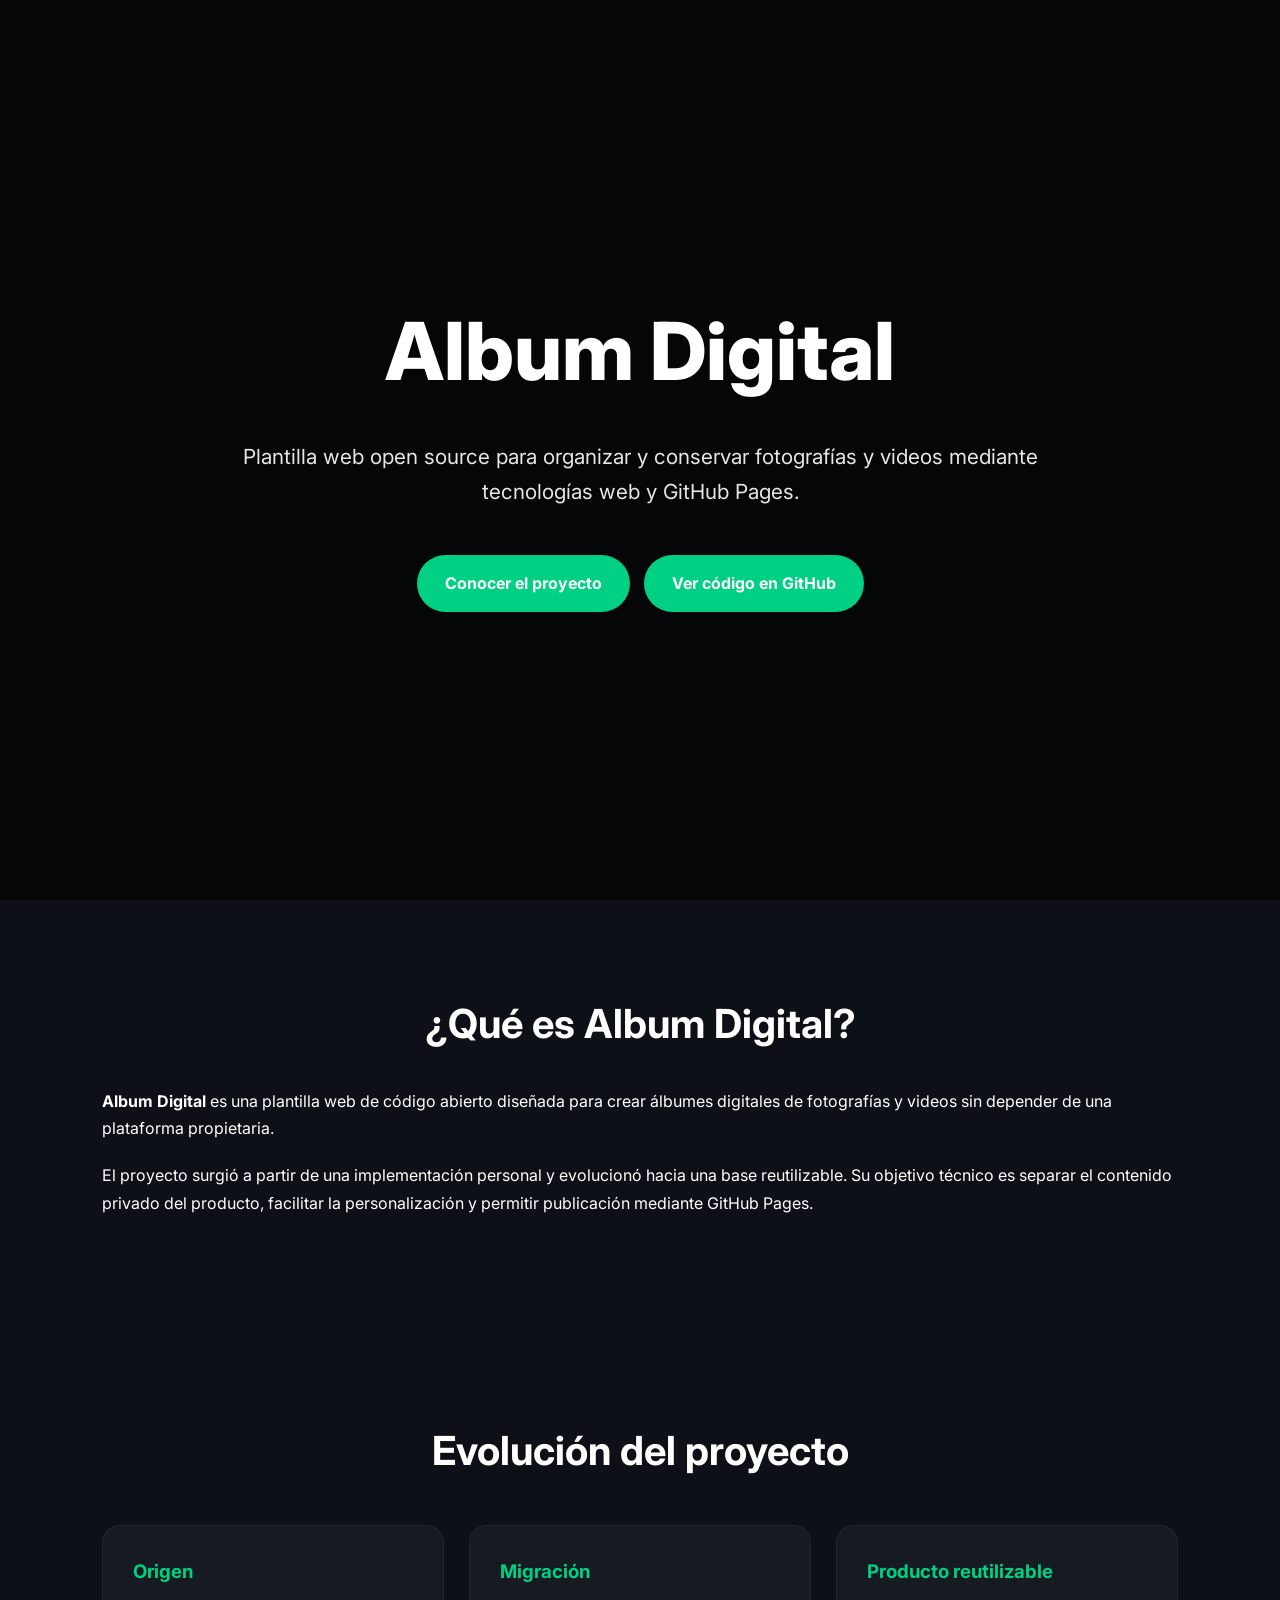
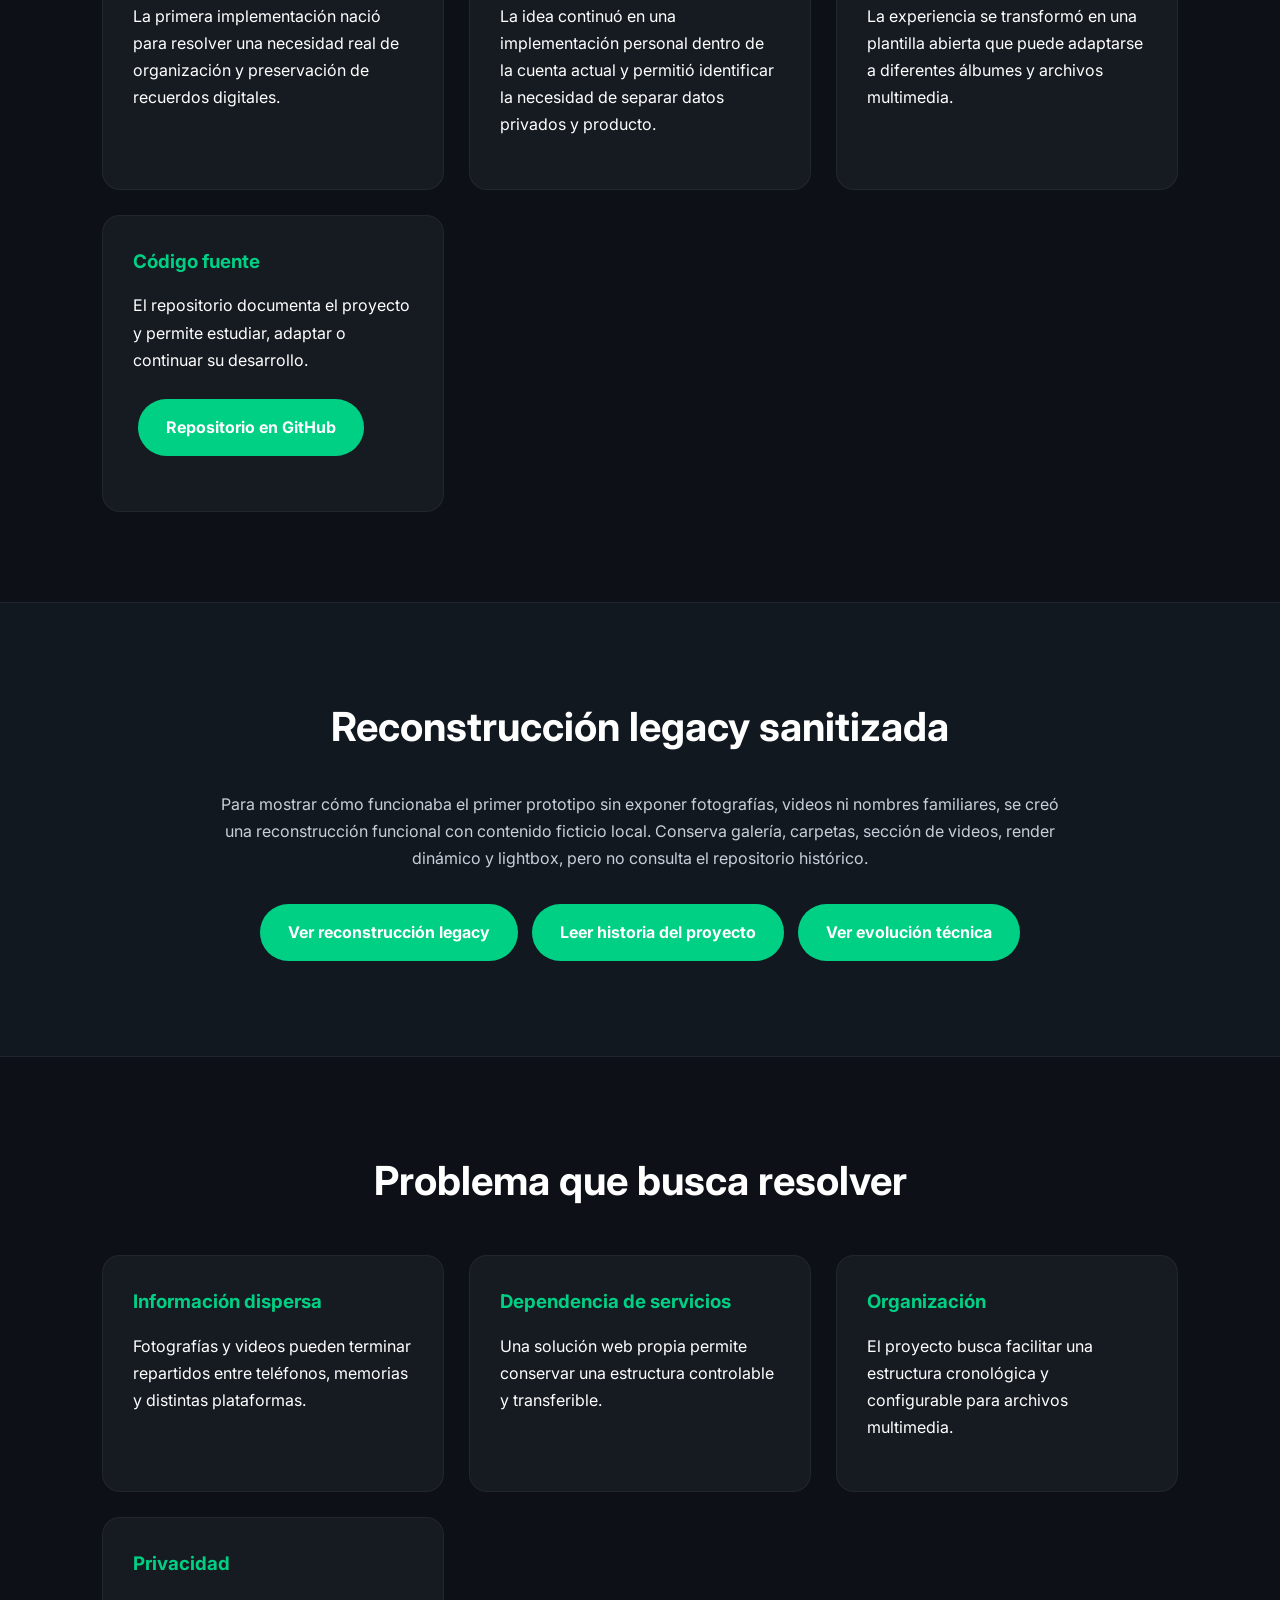
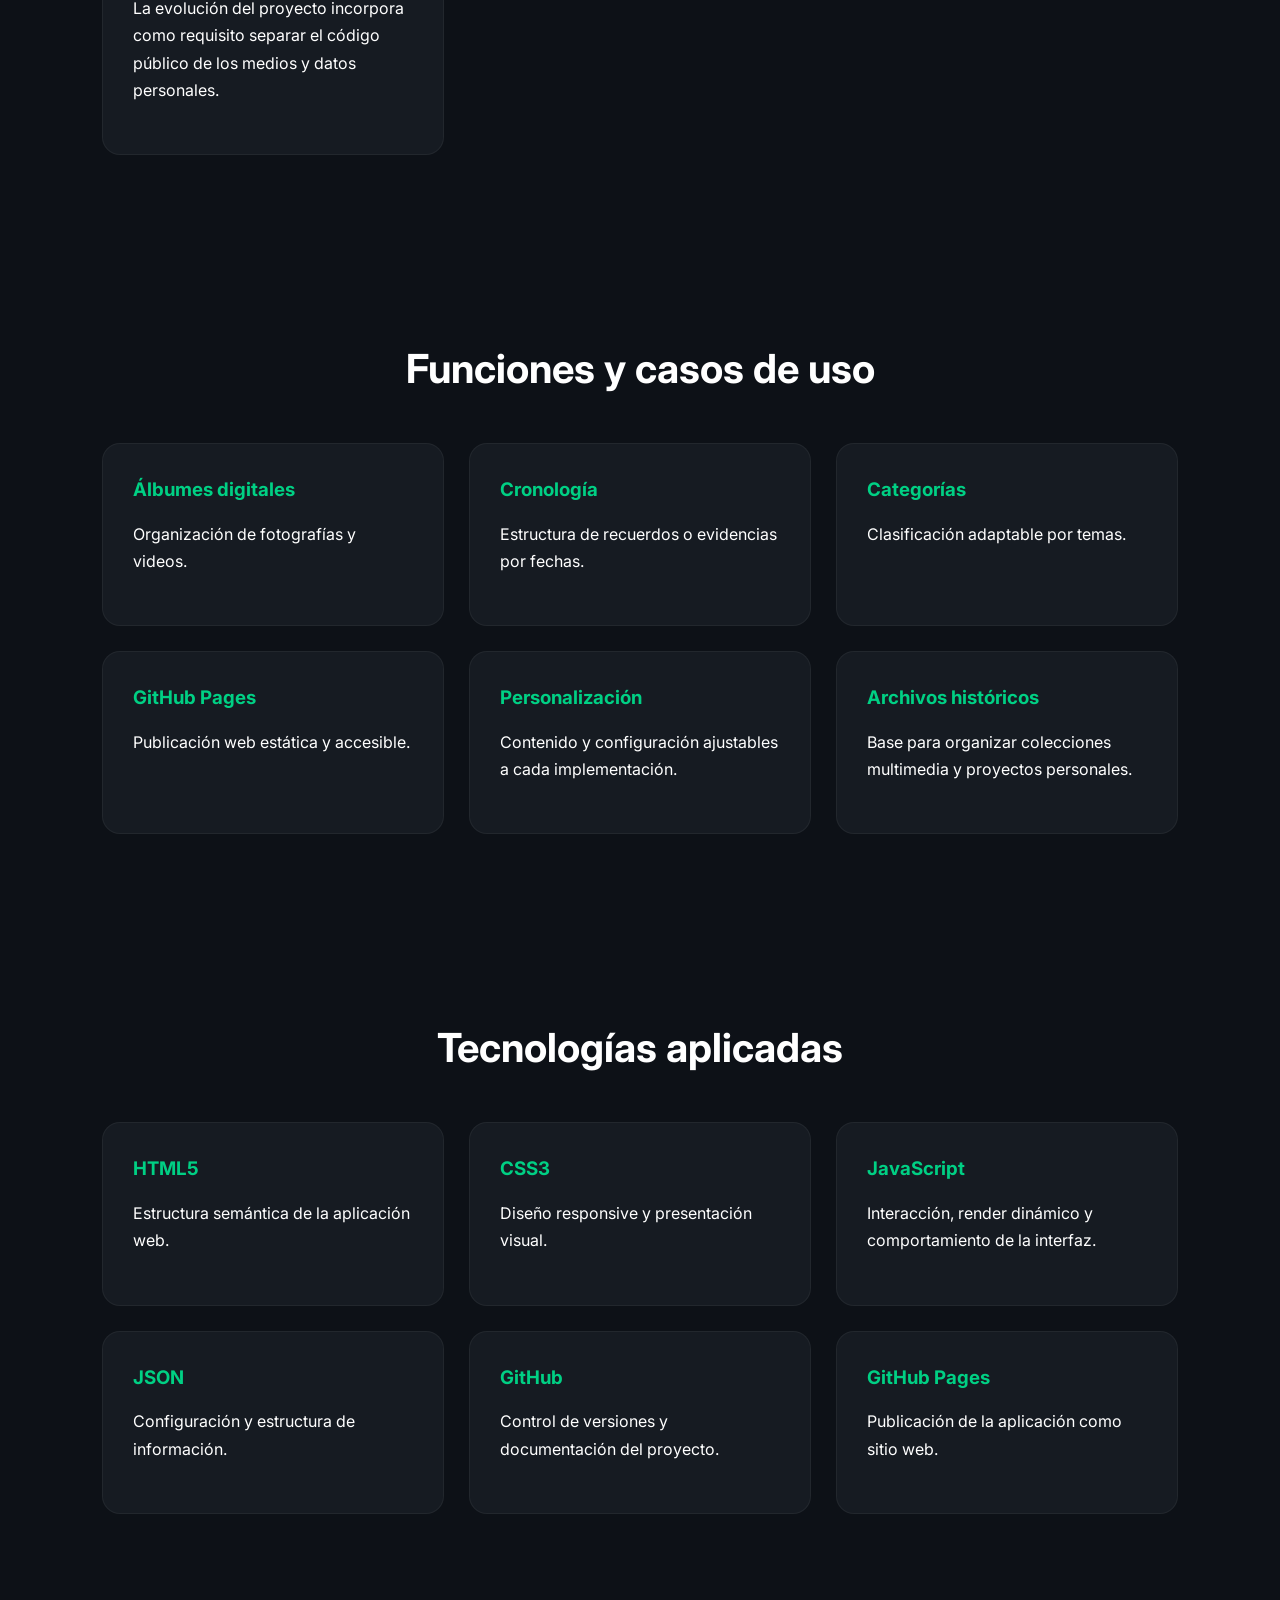
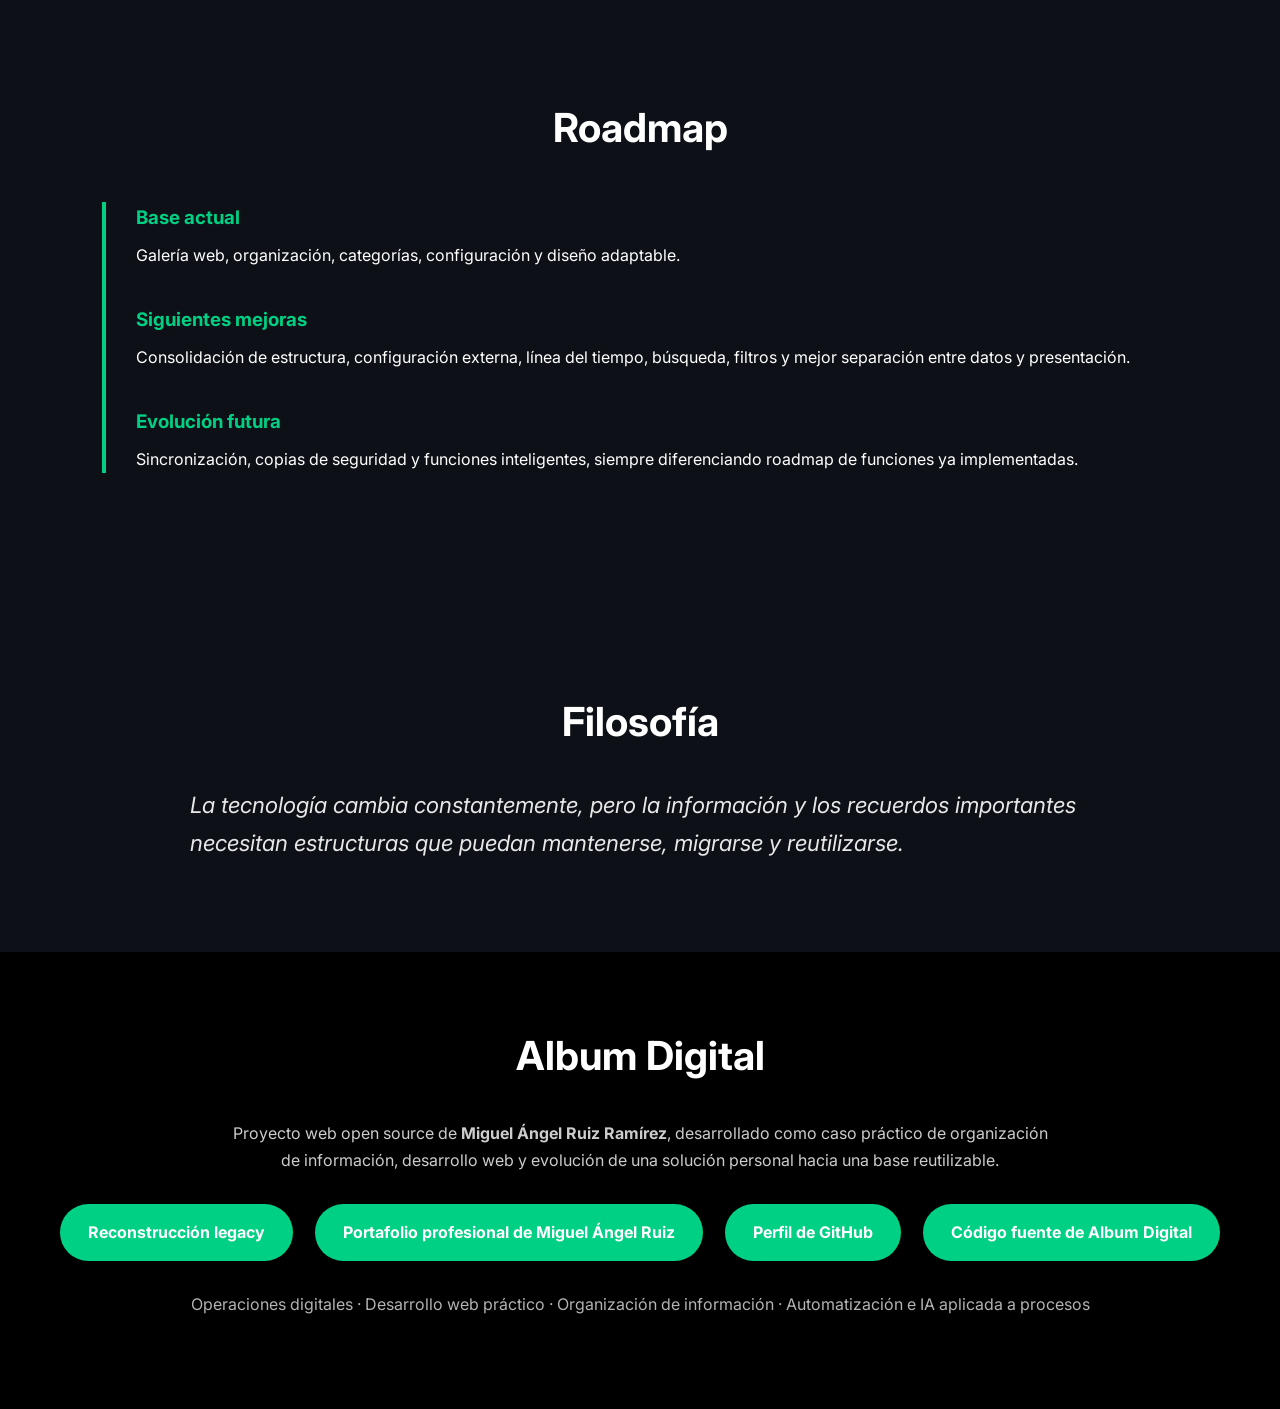
<file: index.html>
<!DOCTYPE html>
<html lang="es">
<head>
<meta charset="UTF-8">
<meta name="viewport" content="width=device-width, initial-scale=1.0">
<title>Album Digital | Proyecto web open source de Miguel Ángel Ruiz</title>
<meta name="description" content="Album Digital es una plantilla web open source creada por Miguel Ángel Ruiz para organizar fotografías y videos con HTML, CSS, JavaScript, JSON y GitHub Pages.">
<meta name="author" content="Miguel Ángel Ruiz Ramírez">
<meta name="robots" content="index,follow">
<link rel="canonical" href="https://miguelangelruizfull-ai.github.io/Album_Digital/">
<meta property="og:title" content="Album Digital | Proyecto web open source">
<meta property="og:description" content="Plantilla web reutilizable para organizar fotografías y videos, desarrollada con HTML, CSS, JavaScript, JSON y GitHub Pages.">
<meta property="og:type" content="website">
<meta property="og:url" content="https://miguelangelruizfull-ai.github.io/Album_Digital/">
<meta name="twitter:card" content="summary">
<script type="application/ld+json">
{
  "@context": "https://schema.org",
  "@type": "SoftwareSourceCode",
  "name": "Album Digital",
  "description": "Plantilla web open source para organizar fotografías y videos.",
  "codeRepository": "https://github.com/miguelangelruizfull-ai/Album_Digital",
  "url": "https://miguelangelruizfull-ai.github.io/Album_Digital/",
  "programmingLanguage": ["HTML", "CSS", "JavaScript", "JSON"],
  "creator": {
    "@type": "Person",
    "name": "Miguel Ángel Ruiz Ramírez",
    "url": "https://miguelangelruizfull-ai.github.io/",
    "sameAs": ["https://github.com/miguelangelruizfull-ai"]
  }
}
</script>
<link href="https://fonts.googleapis.com/css2?family=Inter:wght@300;400;600;700;800&display=swap" rel="stylesheet">
<style>
*{margin:0;padding:0;box-sizing:border-box}html{scroll-behavior:smooth}body{font-family:'Inter',sans-serif;background:#0d1117;color:#fff;line-height:1.7}a{text-decoration:none;color:inherit}header{min-height:100vh;display:flex;align-items:center;justify-content:center;text-align:center;padding:40px;background:linear-gradient(rgba(0,0,0,.65),rgba(0,0,0,.65)),url("https://images.unsplash.com/photo-1516035069371-29a1b244cc32?auto=format&fit=crop&w=1600&q=80");background-size:cover;background-position:center}.hero{max-width:900px}.hero h1{font-size:clamp(3rem,7vw,5rem);font-weight:800;margin-bottom:20px}.hero p{font-size:1.3rem;opacity:.9;margin-bottom:40px}.btn{display:inline-block;padding:15px 28px;background:#00d084;border-radius:50px;font-weight:700;transition:.3s;margin:5px}.btn:hover{transform:translateY(-3px);background:#00b873}section{padding:90px 8%}.container{max-width:1200px;margin:auto}h2{font-size:2.5rem;margin-bottom:30px;text-align:center}p{margin-bottom:20px}.grid{display:grid;grid-template-columns:repeat(auto-fit,minmax(280px,1fr));gap:25px;margin-top:40px}.card{background:#161b22;padding:30px;border-radius:18px;transition:.3s;border:1px solid rgba(255,255,255,.05)}.card:hover{transform:translateY(-8px)}.card h3{margin-bottom:15px;color:#00d084}.timeline{border-left:4px solid #00d084;padding-left:30px;margin-top:40px}.timeline div{margin-bottom:35px}.timeline h3{color:#00d084;margin-bottom:8px}.legacy{background:#111820;border-top:1px solid rgba(255,255,255,.06);border-bottom:1px solid rgba(255,255,255,.06)}.legacy-note{max-width:850px;margin:0 auto 26px;text-align:center;color:#c7d0da}.legacy-actions{text-align:center}footer{padding:70px 30px;text-align:center;background:#000}footer .links{display:flex;justify-content:center;gap:12px;flex-wrap:wrap;margin:25px 0}footer .seo-copy{max-width:820px;margin:0 auto 20px;opacity:.8}blockquote{font-size:1.4rem;font-style:italic;max-width:900px;margin:auto;opacity:.9}@media(max-width:768px){section{padding:70px 25px}.hero p{font-size:1.1rem}}
</style>
</head>
<body>
<header>
<div class="hero">
<h1>Album Digital</h1>
<p>Plantilla web open source para organizar y conservar fotografías y videos mediante tecnologías web y GitHub Pages.</p>
<a href="#proyecto" class="btn">Conocer el proyecto</a>
<a href="https://github.com/miguelangelruizfull-ai/Album_Digital" class="btn" target="_blank" rel="noopener noreferrer">Ver código en GitHub</a>
</div>
</header>

<section id="proyecto"><div class="container">
<h2>¿Qué es Album Digital?</h2>
<p><strong>Album Digital</strong> es una plantilla web de código abierto diseñada para crear álbumes digitales de fotografías y videos sin depender de una plataforma propietaria.</p>
<p>El proyecto surgió a partir de una implementación personal y evolucionó hacia una base reutilizable. Su objetivo técnico es separar el contenido privado del producto, facilitar la personalización y permitir publicación mediante GitHub Pages.</p>
</div></section>

<section id="enlaces"><div class="container">
<h2>Evolución del proyecto</h2>
<div class="grid">
<div class="card"><h3>Origen</h3><p>La primera implementación nació para resolver una necesidad real de organización y preservación de recuerdos digitales.</p></div>
<div class="card"><h3>Migración</h3><p>La idea continuó en una implementación personal dentro de la cuenta actual y permitió identificar la necesidad de separar datos privados y producto.</p></div>
<div class="card"><h3>Producto reutilizable</h3><p>La experiencia se transformó en una plantilla abierta que puede adaptarse a diferentes álbumes y archivos multimedia.</p></div>
<div class="card"><h3>Código fuente</h3><p>El repositorio documenta el proyecto y permite estudiar, adaptar o continuar su desarrollo.</p><p><a class="btn" href="https://github.com/miguelangelruizfull-ai/Album_Digital" target="_blank" rel="noopener noreferrer">Repositorio en GitHub</a></p></div>
</div>
</div></section>

<section class="legacy"><div class="container">
<h2>Reconstrucción legacy sanitizada</h2>
<p class="legacy-note">Para mostrar cómo funcionaba el primer prototipo sin exponer fotografías, videos ni nombres familiares, se creó una reconstrucción funcional con contenido ficticio local. Conserva galería, carpetas, sección de videos, render dinámico y lightbox, pero no consulta el repositorio histórico.</p>
<div class="legacy-actions">
<a class="btn" href="./legacy/">Ver reconstrucción legacy</a>
<a class="btn" href="https://github.com/miguelangelruizfull-ai/Album_Digital/blob/main/HISTORY.md" target="_blank" rel="noopener">Leer historia del proyecto</a>
<a class="btn" href="https://github.com/miguelangelruizfull-ai/Album_Digital/blob/main/docs/EVOLUCION.md" target="_blank" rel="noopener">Ver evolución técnica</a>
</div>
</div></section>

<section><div class="container">
<h2>Problema que busca resolver</h2>
<div class="grid">
<div class="card"><h3>Información dispersa</h3><p>Fotografías y videos pueden terminar repartidos entre teléfonos, memorias y distintas plataformas.</p></div>
<div class="card"><h3>Dependencia de servicios</h3><p>Una solución web propia permite conservar una estructura controlable y transferible.</p></div>
<div class="card"><h3>Organización</h3><p>El proyecto busca facilitar una estructura cronológica y configurable para archivos multimedia.</p></div>
<div class="card"><h3>Privacidad</h3><p>La evolución del proyecto incorpora como requisito separar el código público de los medios y datos personales.</p></div>
</div>
</div></section>

<section><div class="container">
<h2>Funciones y casos de uso</h2>
<div class="grid">
<div class="card"><h3>Álbumes digitales</h3><p>Organización de fotografías y videos.</p></div>
<div class="card"><h3>Cronología</h3><p>Estructura de recuerdos o evidencias por fechas.</p></div>
<div class="card"><h3>Categorías</h3><p>Clasificación adaptable por temas.</p></div>
<div class="card"><h3>GitHub Pages</h3><p>Publicación web estática y accesible.</p></div>
<div class="card"><h3>Personalización</h3><p>Contenido y configuración ajustables a cada implementación.</p></div>
<div class="card"><h3>Archivos históricos</h3><p>Base para organizar colecciones multimedia y proyectos personales.</p></div>
</div>
</div></section>

<section><div class="container">
<h2>Tecnologías aplicadas</h2>
<div class="grid">
<div class="card"><h3>HTML5</h3><p>Estructura semántica de la aplicación web.</p></div>
<div class="card"><h3>CSS3</h3><p>Diseño responsive y presentación visual.</p></div>
<div class="card"><h3>JavaScript</h3><p>Interacción, render dinámico y comportamiento de la interfaz.</p></div>
<div class="card"><h3>JSON</h3><p>Configuración y estructura de información.</p></div>
<div class="card"><h3>GitHub</h3><p>Control de versiones y documentación del proyecto.</p></div>
<div class="card"><h3>GitHub Pages</h3><p>Publicación de la aplicación como sitio web.</p></div>
</div>
</div></section>

<section><div class="container">
<h2>Roadmap</h2>
<div class="timeline">
<div><h3>Base actual</h3><p>Galería web, organización, categorías, configuración y diseño adaptable.</p></div>
<div><h3>Siguientes mejoras</h3><p>Consolidación de estructura, configuración externa, línea del tiempo, búsqueda, filtros y mejor separación entre datos y presentación.</p></div>
<div><h3>Evolución futura</h3><p>Sincronización, copias de seguridad y funciones inteligentes, siempre diferenciando roadmap de funciones ya implementadas.</p></div>
</div>
</div></section>

<section><div class="container">
<h2>Filosofía</h2>
<blockquote>La tecnología cambia constantemente, pero la información y los recuerdos importantes necesitan estructuras que puedan mantenerse, migrarse y reutilizarse.</blockquote>
</div></section>

<footer>
<h2>Album Digital</h2>
<p class="seo-copy">Proyecto web open source de <strong>Miguel Ángel Ruiz Ramírez</strong>, desarrollado como caso práctico de organización de información, desarrollo web y evolución de una solución personal hacia una base reutilizable.</p>
<div class="links">
<a class="btn" href="./legacy/">Reconstrucción legacy</a>
<a class="btn" href="https://miguelangelruizfull-ai.github.io/" target="_blank" rel="noopener">Portafolio profesional de Miguel Ángel Ruiz</a>
<a class="btn" href="https://github.com/miguelangelruizfull-ai" target="_blank" rel="noopener">Perfil de GitHub</a>
<a class="btn" href="https://github.com/miguelangelruizfull-ai/Album_Digital" target="_blank" rel="noopener">Código fuente de Album Digital</a>
</div>
<p style="opacity:.7;">Operaciones digitales · Desarrollo web práctico · Organización de información · Automatización e IA aplicada a procesos</p>
</footer>
</body>
</html>
</file>
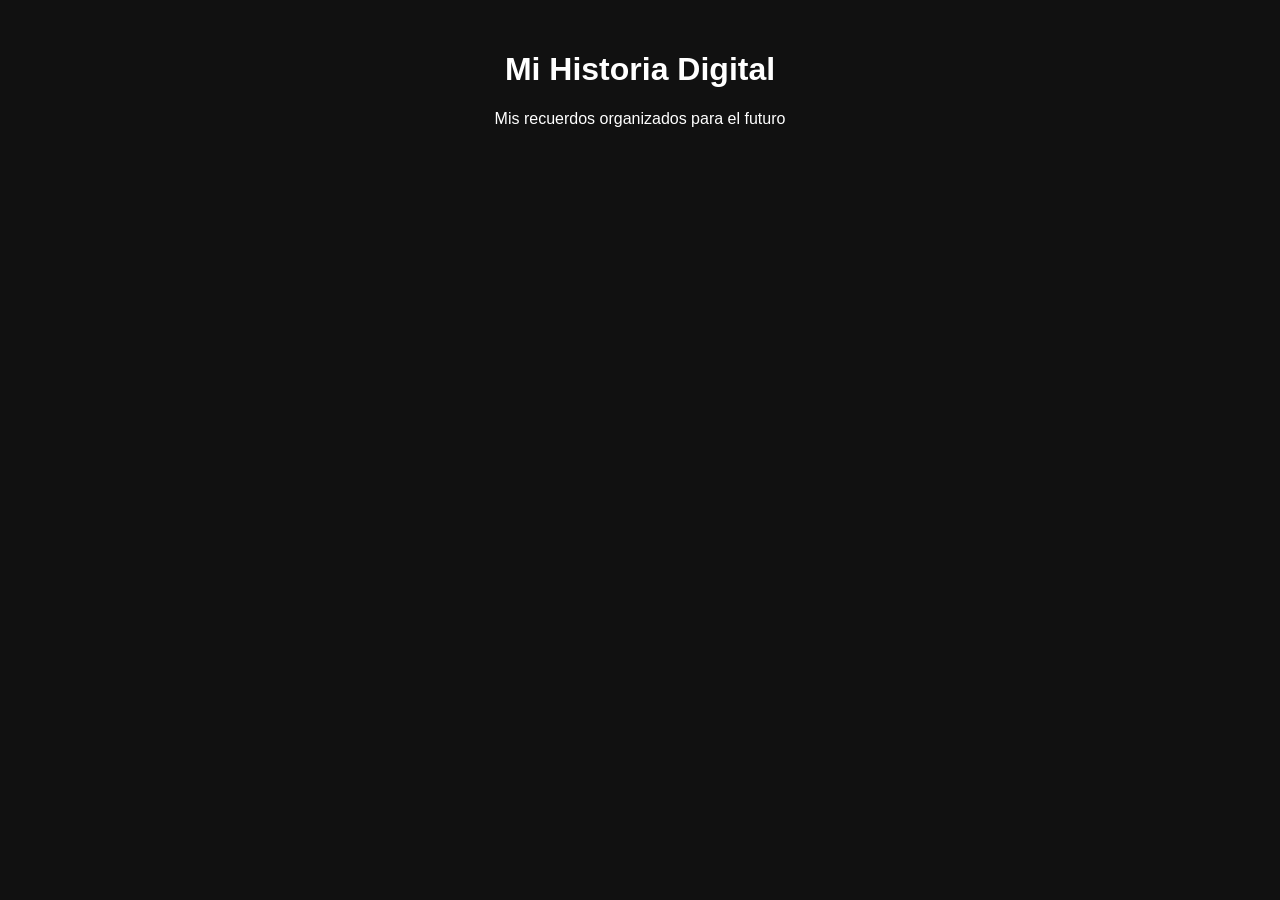
<file: Album_Digital/index.html>
<!DOCTYPE html>
<html lang="es">
<head>
<meta charset="UTF-8">
<meta name="viewport" content="width=device-width, initial-scale=1.0">
<title>Album Digital</title>
<link rel="stylesheet" href="css/style.css">
</head>
<body>
<header>
<h1 id="titulo">Album Digital</h1>
<p id="descripcion"></p>
</header>

<main>
<section id="galeria">
</section>
</main>

<script src="js/app.js"></script>
</body>
</html>
</file>
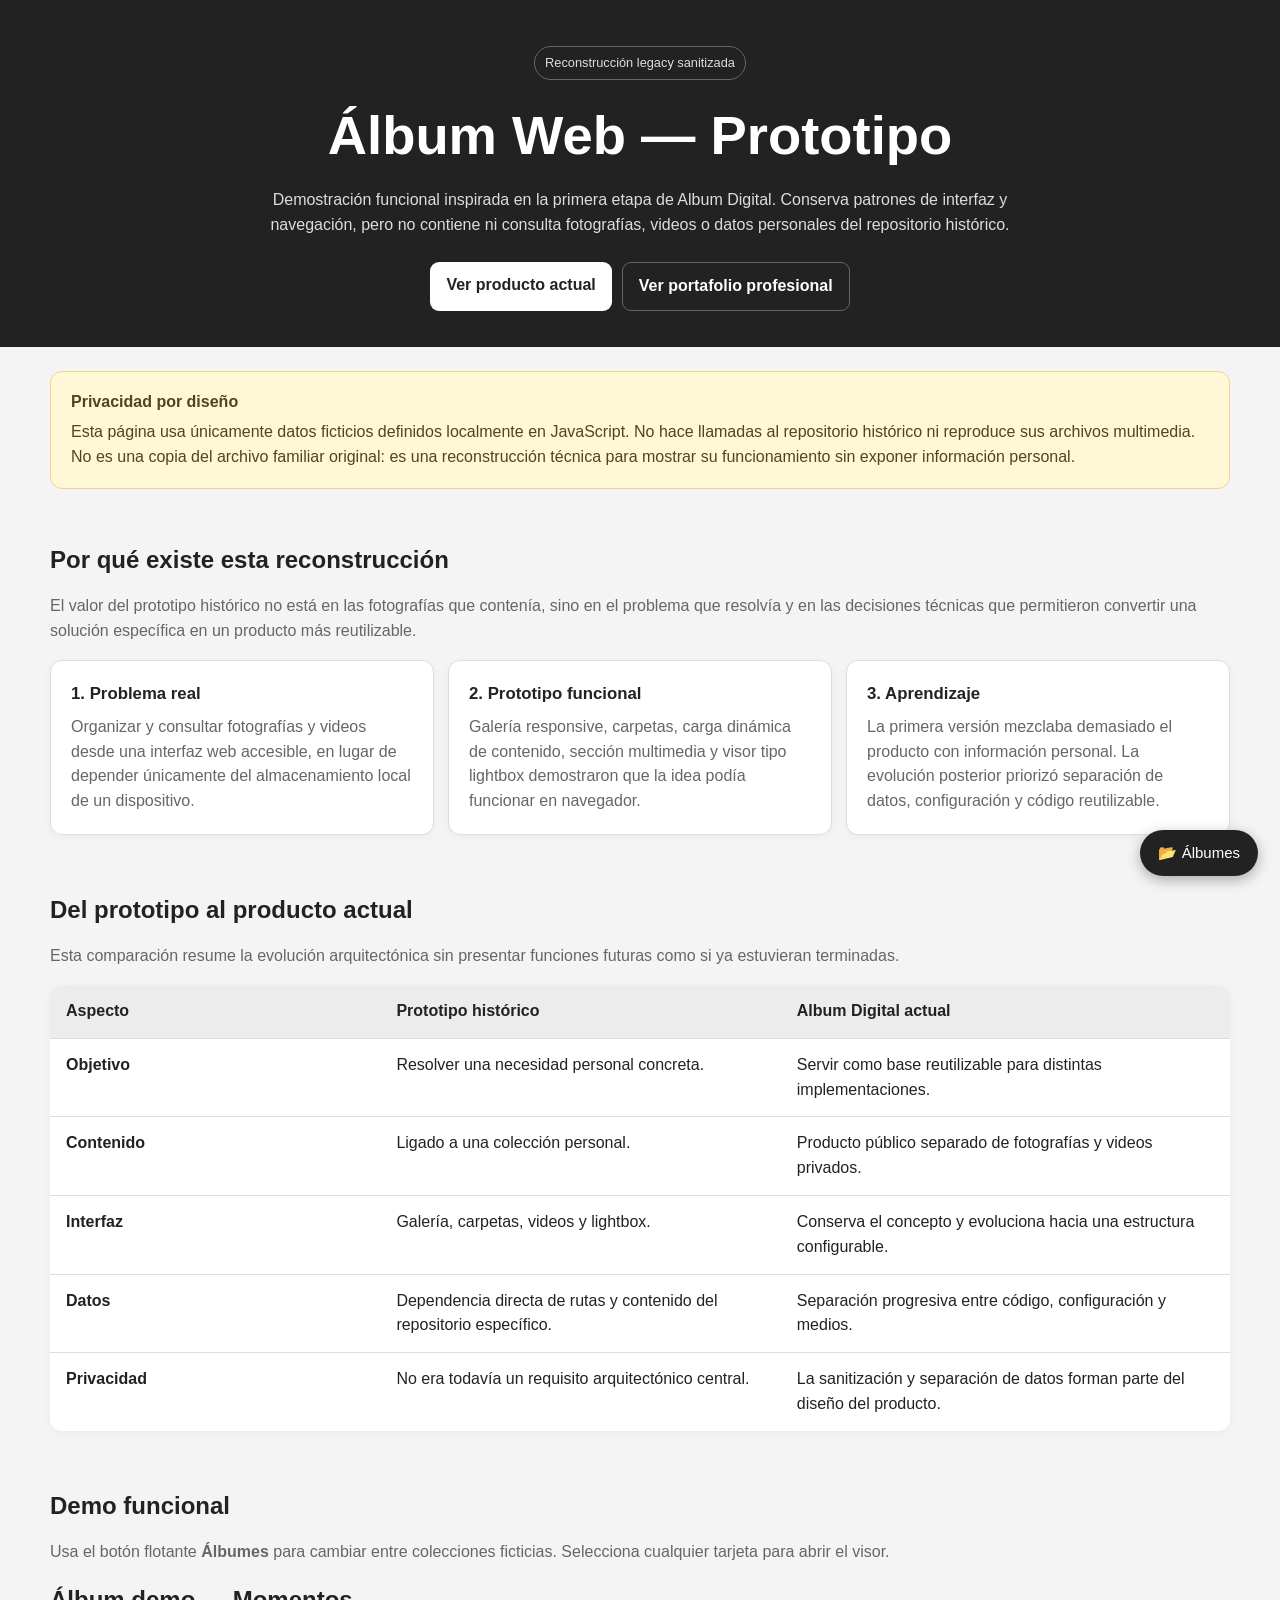
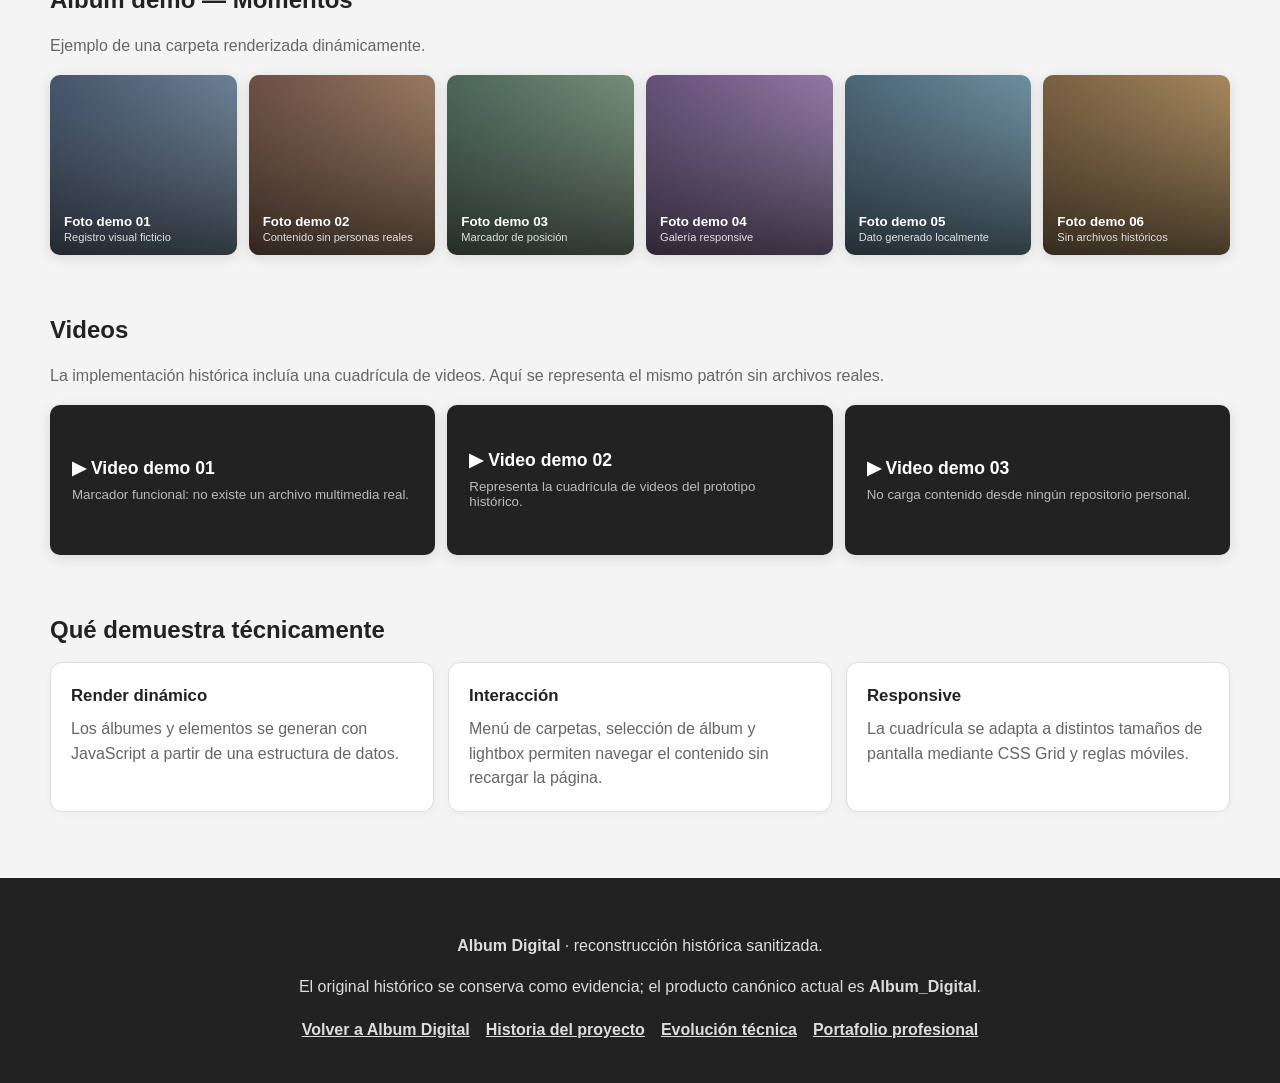
<file: legacy/index.html>
<!doctype html>
<html lang="es">
<head>
  <meta charset="utf-8">
  <meta name="viewport" content="width=device-width, initial-scale=1">
  <title>Album Digital Legacy | Reconstrucción sanitizada</title>
  <meta name="description" content="Reconstrucción sanitizada del prototipo histórico que dio origen a Album Digital: galería, carpetas, videos y lightbox sin contenido personal.">
  <meta name="author" content="Miguel Ángel Ruiz Ramírez">
  <meta name="robots" content="index,follow">
  <link rel="canonical" href="https://miguelangelruizfull-ai.github.io/Album_Digital/legacy/">
  <style>
    :root{--bg:#f4f4f4;--ink:#222;--muted:#666;--panel:#fff;--line:#ddd;--shadow:0 3px 14px rgba(0,0,0,.12);--max:1180px}
    *{box-sizing:border-box}html{scroll-behavior:smooth}body{margin:0;font-family:Arial,sans-serif;background:var(--bg);color:var(--ink);line-height:1.55}a{color:inherit}.wrap{width:min(calc(100% - 28px),var(--max));margin:auto}
    header{background:#222;color:#fff;text-align:center;padding:46px 20px 36px}header h1{margin:0 0 10px;font-size:clamp(2rem,6vw,3.4rem)}header p{max-width:760px;margin:0 auto;color:#ddd}.badge{display:inline-block;margin-bottom:14px;padding:6px 10px;border:1px solid #666;border-radius:999px;font-size:.8rem;color:#ddd}.hero-actions{display:flex;gap:10px;justify-content:center;flex-wrap:wrap;margin-top:24px}.hero-btn{display:inline-block;padding:11px 16px;border-radius:9px;background:#fff;color:#222;text-decoration:none;font-weight:700}.hero-btn.secondary{background:transparent;color:#fff;border:1px solid #666}
    .notice{background:#fff7d6;border:1px solid #ead68a;border-radius:12px;padding:18px 20px;margin:24px auto;color:#50451d}.notice strong{display:block;margin-bottom:6px}
    .section{padding:28px 0}.section h2{margin:0 0 14px}.section p{color:var(--muted)}.explain-grid{display:grid;grid-template-columns:repeat(3,1fr);gap:14px}.explain-card{background:var(--panel);border:1px solid var(--line);border-radius:12px;padding:20px;box-shadow:0 2px 10px rgba(0,0,0,.04)}.explain-card h3{margin:0 0 8px;font-size:1.05rem}.explain-card p{margin:0;color:var(--muted)}
    .compare{width:100%;border-collapse:collapse;background:var(--panel);border-radius:12px;overflow:hidden;box-shadow:0 2px 10px rgba(0,0,0,.04)}.compare th,.compare td{text-align:left;padding:14px 16px;border-bottom:1px solid var(--line);vertical-align:top}.compare th{background:#ececec}.compare tr:last-child td{border-bottom:0}.compare td:first-child{font-weight:700;width:28%}
    .gallery{display:grid;grid-template-columns:repeat(auto-fill,minmax(180px,1fr));gap:12px}.tile{height:180px;border-radius:10px;box-shadow:var(--shadow);cursor:pointer;position:relative;overflow:hidden;border:0;width:100%;text-align:left;color:#fff;padding:0;background:#444}.tile::after{content:"";position:absolute;inset:0;background:linear-gradient(transparent,rgba(0,0,0,.68))}.tile span{position:absolute;z-index:2;left:14px;bottom:12px;font-weight:700}.tile small{display:block;font-weight:400;opacity:.85;margin-top:2px}.tone-1{background:linear-gradient(135deg,#44556b,#91a8be)}.tone-2{background:linear-gradient(135deg,#6b4f45,#c6a07e)}.tone-3{background:linear-gradient(135deg,#4a6657,#9ab49a)}.tone-4{background:linear-gradient(135deg,#645078,#ba9fd0)}.tone-5{background:linear-gradient(135deg,#4b6576,#8fb6c9)}.tone-6{background:linear-gradient(135deg,#795f42,#d0ad78)}
    .video-grid{display:grid;grid-template-columns:repeat(auto-fit,minmax(220px,1fr));gap:12px}.video-card{min-height:150px;background:#222;color:#fff;border-radius:10px;padding:22px;box-shadow:var(--shadow);cursor:pointer;border:0;text-align:left}.video-card b{display:block;font-size:1.1rem;margin-bottom:8px}.video-card span{color:#bbb}
    .album-menu-btn{position:fixed;bottom:24px;right:22px;background:#222;color:#fff;border:0;padding:14px 18px;border-radius:50px;cursor:pointer;font-size:15px;box-shadow:0 4px 14px rgba(0,0,0,.3);z-index:50}.album-menu-panel{position:fixed;bottom:80px;right:22px;background:#fff;width:min(280px,calc(100vw - 44px));max-height:60vh;overflow:auto;border-radius:12px;box-shadow:0 5px 22px rgba(0,0,0,.2);display:none;padding:12px;z-index:50}.album-menu-panel.open{display:block}.album-menu-title{text-align:center;font-weight:700;margin:6px 0 12px}.album-link{display:block;width:100%;text-align:left;border:0;background:#f2f2f2;border-radius:8px;padding:11px 12px;margin:6px 0;cursor:pointer}.album-link:hover{background:#e4e4e4}.album-link.active{background:#222;color:#fff}
    .lightbox{position:fixed;inset:0;background:rgba(0,0,0,.86);display:none;align-items:center;justify-content:center;padding:20px;z-index:100}.lightbox.open{display:flex}.lightbox-card{width:min(760px,94vw);min-height:430px;border-radius:16px;display:flex;align-items:center;justify-content:center;position:relative;color:#fff;text-align:center;padding:40px;box-shadow:0 8px 30px rgba(0,0,0,.4)}.lightbox-card h3{font-size:2rem;margin:0 0 8px}.lightbox-card p{margin:0;color:#eee}.close{position:absolute;top:20px;right:24px;background:transparent;border:0;color:#fff;font-size:40px;cursor:pointer}
    footer{margin-top:38px;background:#222;color:#ddd;text-align:center;padding:40px 20px}footer a{font-weight:700}.footlinks{display:flex;gap:16px;justify-content:center;flex-wrap:wrap;margin-top:18px}
    @media(max-width:760px){.explain-grid{grid-template-columns:1fr}.compare{font-size:.94rem}.compare th,.compare td{padding:12px}}
    @media(max-width:560px){.tile{height:150px}.lightbox-card{min-height:330px}.album-menu-btn{right:14px;bottom:14px}.album-menu-panel{right:14px;bottom:70px}.compare td:first-child{width:auto}}
  </style>
</head>
<body>
<header>
  <div class="badge">Reconstrucción legacy sanitizada</div>
  <h1>Álbum Web — Prototipo</h1>
  <p>Demostración funcional inspirada en la primera etapa de Album Digital. Conserva patrones de interfaz y navegación, pero no contiene ni consulta fotografías, videos o datos personales del repositorio histórico.</p>
  <div class="hero-actions">
    <a class="hero-btn" href="../">Ver producto actual</a>
    <a class="hero-btn secondary" href="https://miguelangelruizfull-ai.github.io/">Ver portafolio profesional</a>
  </div>
</header>

<main class="wrap">
  <div class="notice">
    <strong>Privacidad por diseño</strong>
    Esta página usa únicamente datos ficticios definidos localmente en JavaScript. No hace llamadas al repositorio histórico ni reproduce sus archivos multimedia. No es una copia del archivo familiar original: es una reconstrucción técnica para mostrar su funcionamiento sin exponer información personal.
  </div>

  <section class="section">
    <h2>Por qué existe esta reconstrucción</h2>
    <p>El valor del prototipo histórico no está en las fotografías que contenía, sino en el problema que resolvía y en las decisiones técnicas que permitieron convertir una solución específica en un producto más reutilizable.</p>
    <div class="explain-grid">
      <article class="explain-card">
        <h3>1. Problema real</h3>
        <p>Organizar y consultar fotografías y videos desde una interfaz web accesible, en lugar de depender únicamente del almacenamiento local de un dispositivo.</p>
      </article>
      <article class="explain-card">
        <h3>2. Prototipo funcional</h3>
        <p>Galería responsive, carpetas, carga dinámica de contenido, sección multimedia y visor tipo lightbox demostraron que la idea podía funcionar en navegador.</p>
      </article>
      <article class="explain-card">
        <h3>3. Aprendizaje</h3>
        <p>La primera versión mezclaba demasiado el producto con información personal. La evolución posterior priorizó separación de datos, configuración y código reutilizable.</p>
      </article>
    </div>
  </section>

  <section class="section">
    <h2>Del prototipo al producto actual</h2>
    <p>Esta comparación resume la evolución arquitectónica sin presentar funciones futuras como si ya estuvieran terminadas.</p>
    <table class="compare">
      <thead><tr><th>Aspecto</th><th>Prototipo histórico</th><th>Album Digital actual</th></tr></thead>
      <tbody>
        <tr><td>Objetivo</td><td>Resolver una necesidad personal concreta.</td><td>Servir como base reutilizable para distintas implementaciones.</td></tr>
        <tr><td>Contenido</td><td>Ligado a una colección personal.</td><td>Producto público separado de fotografías y videos privados.</td></tr>
        <tr><td>Interfaz</td><td>Galería, carpetas, videos y lightbox.</td><td>Conserva el concepto y evoluciona hacia una estructura configurable.</td></tr>
        <tr><td>Datos</td><td>Dependencia directa de rutas y contenido del repositorio específico.</td><td>Separación progresiva entre código, configuración y medios.</td></tr>
        <tr><td>Privacidad</td><td>No era todavía un requisito arquitectónico central.</td><td>La sanitización y separación de datos forman parte del diseño del producto.</td></tr>
      </tbody>
    </table>
  </section>

  <section class="section">
    <h2>Demo funcional</h2>
    <p>Usa el botón flotante <strong>Álbumes</strong> para cambiar entre colecciones ficticias. Selecciona cualquier tarjeta para abrir el visor.</p>
    <h2 id="albumTitle">Álbum demo — Momentos</h2>
    <p id="albumDescription">Selecciona una carpeta desde el botón flotante para observar el comportamiento del prototipo.</p>
    <div class="gallery" id="gallery"></div>
  </section>

  <section class="section">
    <h2>Videos</h2>
    <p>La implementación histórica incluía una cuadrícula de videos. Aquí se representa el mismo patrón sin archivos reales.</p>
    <div class="video-grid" id="videoGrid"></div>
  </section>

  <section class="section">
    <h2>Qué demuestra técnicamente</h2>
    <div class="explain-grid">
      <article class="explain-card"><h3>Render dinámico</h3><p>Los álbumes y elementos se generan con JavaScript a partir de una estructura de datos.</p></article>
      <article class="explain-card"><h3>Interacción</h3><p>Menú de carpetas, selección de álbum y lightbox permiten navegar el contenido sin recargar la página.</p></article>
      <article class="explain-card"><h3>Responsive</h3><p>La cuadrícula se adapta a distintos tamaños de pantalla mediante CSS Grid y reglas móviles.</p></article>
    </div>
  </section>
</main>

<button class="album-menu-btn" id="menuButton" type="button" aria-expanded="false" aria-controls="albumMenu">📂 Álbumes</button>
<div class="album-menu-panel" id="albumMenu">
  <div class="album-menu-title">Carpetas demo</div>
  <div id="albumList"></div>
</div>

<div class="lightbox" id="lightbox" role="dialog" aria-modal="true" aria-label="Vista ampliada">
  <button class="close" id="closeLightbox" aria-label="Cerrar">×</button>
  <div class="lightbox-card tone-1" id="lightboxCard">
    <div><h3 id="lightboxTitle">Vista demo</h3><p id="lightboxText"></p></div>
  </div>
</div>

<footer>
  <p><strong>Album Digital</strong> · reconstrucción histórica sanitizada.</p>
  <p>El original histórico se conserva como evidencia; el producto canónico actual es <strong>Album_Digital</strong>.</p>
  <div class="footlinks">
    <a href="../">Volver a Album Digital</a>
    <a href="https://github.com/miguelangelruizfull-ai/Album_Digital/blob/main/HISTORY.md" target="_blank" rel="noopener">Historia del proyecto</a>
    <a href="https://github.com/miguelangelruizfull-ai/Album_Digital/blob/main/docs/EVOLUCION.md" target="_blank" rel="noopener">Evolución técnica</a>
    <a href="https://miguelangelruizfull-ai.github.io/">Portafolio profesional</a>
  </div>
</footer>

<script>
const albums = {
  "momentos": {
    title: "Álbum demo — Momentos",
    description: "Ejemplo de una carpeta renderizada dinámicamente.",
    items: [
      ["Foto demo 01","Registro visual ficticio","tone-1"],
      ["Foto demo 02","Contenido sin personas reales","tone-2"],
      ["Foto demo 03","Marcador de posición","tone-3"],
      ["Foto demo 04","Galería responsive","tone-4"],
      ["Foto demo 05","Dato generado localmente","tone-5"],
      ["Foto demo 06","Sin archivos históricos","tone-6"]
    ]
  },
  "viajes-demo": {
    title: "Álbum demo — Viajes",
    description: "Segunda carpeta ficticia para demostrar el cambio de álbum.",
    items: [
      ["Destino demo A","Sin ubicación personal","tone-3"],
      ["Destino demo B","Sin fotografías reales","tone-5"],
      ["Destino demo C","Contenido ficticio","tone-1"],
      ["Destino demo D","Render con JavaScript","tone-6"]
    ]
  },
  "eventos-demo": {
    title: "Álbum demo — Eventos",
    description: "Tercera colección ficticia con el mismo comportamiento del visor.",
    items: [
      ["Evento demo A","Ejemplo sanitizado","tone-4"],
      ["Evento demo B","Sin terceros identificables","tone-2"],
      ["Evento demo C","Patrón de galería","tone-5"]
    ]
  }
};

const videoItems = [
  ["Video demo 01","Marcador funcional: no existe un archivo multimedia real."],
  ["Video demo 02","Representa la cuadrícula de videos del prototipo histórico."],
  ["Video demo 03","No carga contenido desde ningún repositorio personal."]
];

const gallery = document.getElementById('gallery');
const albumTitle = document.getElementById('albumTitle');
const albumDescription = document.getElementById('albumDescription');
const albumList = document.getElementById('albumList');
const menu = document.getElementById('albumMenu');
const menuButton = document.getElementById('menuButton');
const lightbox = document.getElementById('lightbox');
const lightboxCard = document.getElementById('lightboxCard');
const lightboxTitle = document.getElementById('lightboxTitle');
const lightboxText = document.getElementById('lightboxText');

function openLightbox(title, text, tone='tone-1') {
  lightboxCard.className = `lightbox-card ${tone}`;
  lightboxTitle.textContent = title;
  lightboxText.textContent = text;
  lightbox.classList.add('open');
}

function closeLightbox() { lightbox.classList.remove('open'); }

document.getElementById('closeLightbox').addEventListener('click', closeLightbox);
lightbox.addEventListener('click', e => { if (e.target === lightbox) closeLightbox(); });
document.addEventListener('keydown', e => { if (e.key === 'Escape') closeLightbox(); });

function renderAlbum(key) {
  const album = albums[key];
  albumTitle.textContent = album.title;
  albumDescription.textContent = album.description;
  gallery.innerHTML = '';
  album.items.forEach(([title,text,tone]) => {
    const button = document.createElement('button');
    button.type = 'button';
    button.className = `tile ${tone}`;
    button.innerHTML = `<span>${title}<small>${text}</small></span>`;
    button.addEventListener('click', () => openLightbox(title,text,tone));
    gallery.appendChild(button);
  });
  document.querySelectorAll('.album-link').forEach(btn => btn.classList.toggle('active', btn.dataset.key === key));
  menu.classList.remove('open');
  menuButton.setAttribute('aria-expanded','false');
}

Object.entries(albums).forEach(([key,album]) => {
  const button = document.createElement('button');
  button.type = 'button';
  button.className = 'album-link';
  button.dataset.key = key;
  button.textContent = album.title.replace('Álbum demo — ','');
  button.addEventListener('click', () => renderAlbum(key));
  albumList.appendChild(button);
});

menuButton.addEventListener('click', () => {
  const open = menu.classList.toggle('open');
  menuButton.setAttribute('aria-expanded', String(open));
});

document.getElementById('videoGrid').innerHTML = '';
videoItems.forEach(([title,text],i) => {
  const button = document.createElement('button');
  button.type = 'button';
  button.className = 'video-card';
  button.innerHTML = `<b>▶ ${title}</b><span>${text}</span>`;
  button.addEventListener('click', () => openLightbox(title,text,`tone-${(i%6)+1}`));
  document.getElementById('videoGrid').appendChild(button);
});

renderAlbum('momentos');
</script>
</body>
</html>
</file>
<file: Album_Digital/css/style.css>
body{
font-family:Arial,sans-serif;
margin:0;
background:#111;
color:white;
}

header{
padding:30px;
text-align:center;
}

#galeria{
display:grid;
grid-template-columns:repeat(auto-fit,minmax(220px,1fr));
gap:20px;
padding:20px;
}

.card{
background:#222;
padding:10px;
border-radius:10px;
}
</file>
